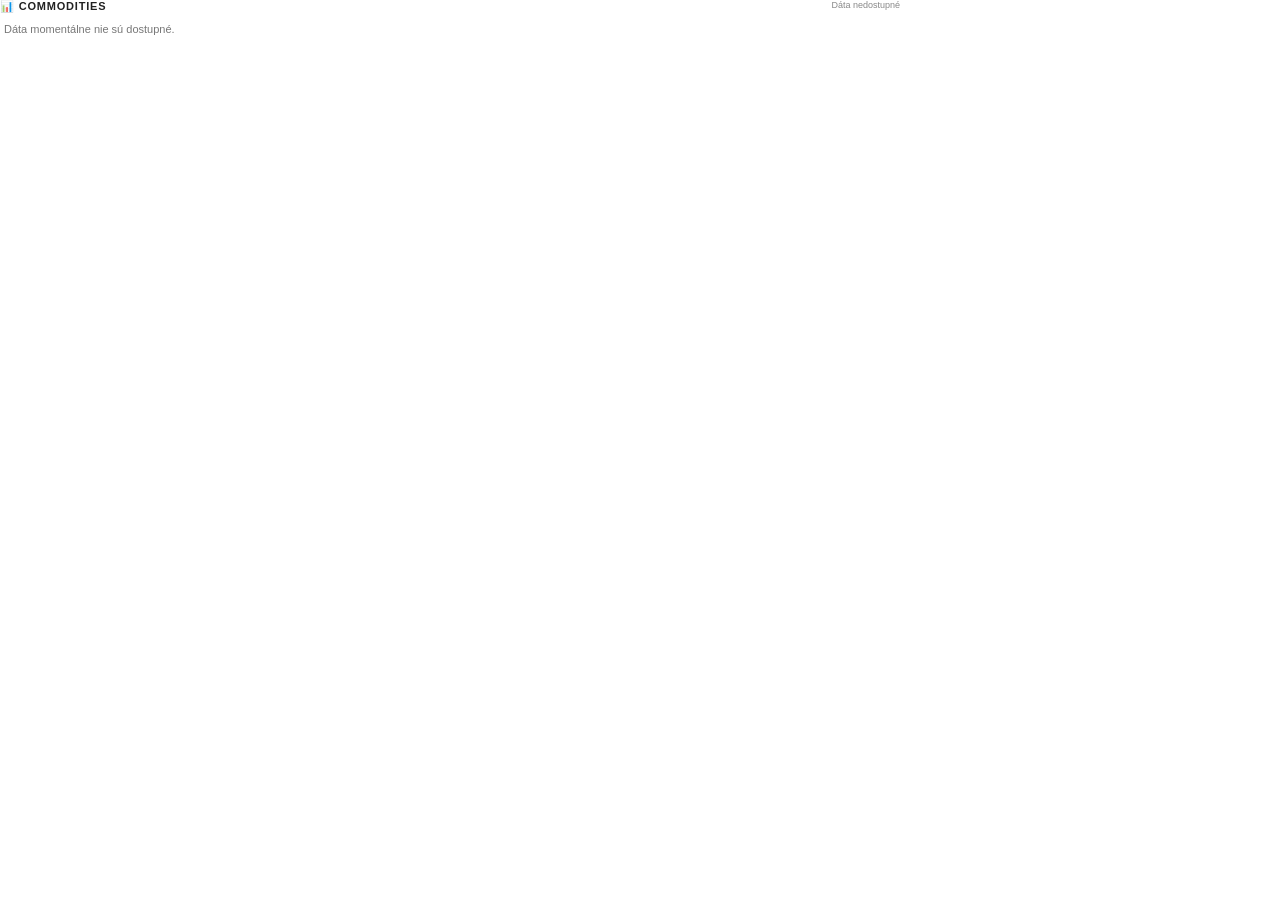
<file: commodities.html>
<!DOCTYPE html>
<html lang="sk">
<head>
<meta charset="UTF-8">
<meta name="viewport" content="width=device-width, initial-scale=1.0">

<title>GAPE Commodities</title>

<style>
html,
body {
    margin:0;
    padding:0;
    background:transparent;
    font-family:Arial, Helvetica, sans-serif;
    color:#222;
}

.commodities-box {
    width:100%;
    max-width:900px;
    box-sizing:border-box;
    padding:0;
}

.title-row {
    display:flex;
    justify-content:space-between;
    align-items:center;
    gap:10px;
    margin-bottom:6px;
}

.title {
    color:#222;
    font-size:11px;
    font-weight:bold;
    letter-spacing:.8px;
    line-height:1.1;
    white-space:nowrap;
}

.updated {
    color:#888;
    font-size:9px;
    line-height:1.1;
    text-align:right;
    white-space:nowrap;
}

.commodities-grid {
    display:grid;
    grid-template-columns:repeat(2,1fr);
    gap:6px 10px;
}

.commodity-row {
    display:flex;
    align-items:center;
    justify-content:space-between;
    gap:8px;
    padding:5px 4px;
    border-bottom:1px solid rgba(100,100,100,.22);
    font-size:11px;
    line-height:1.15;
}

.left {
    display:flex;
    flex:1;
    align-items:center;
    gap:6px;
    min-width:0;
}

.name {
    font-size:11px;
    font-weight:bold;
    white-space:nowrap;
}

.symbol {
    color:#777;
    font-size:10px;
    white-space:nowrap;
}

.price {
    font-size:12px;
    font-weight:bold;
    text-align:right;
    white-space:nowrap;
}

.change {
    width:62px;
    font-size:10.5px;
    font-weight:bold;
    text-align:right;
    white-space:nowrap;
}

.loading,
.error {
    grid-column:1 / -1;
    padding:5px 4px;
    color:#777;
    font-size:11px;
}

.green {
    color:#008000;
}

.red {
    color:#c00000;
}

.neutral {
    color:#777;
}

@media(max-width:600px) {
    .commodity-row {
        gap:5px;
        padding:5px 3px;
        font-size:10px;
    }

    .name {
        font-size:10px;
    }

    .symbol {
        font-size:9px;
    }

    .price {
        font-size:11px;
    }

    .change {
        width:58px;
        font-size:9.5px;
    }

    .updated {
        font-size:8.5px;
    }
}
</style>
</head>

<body>

<div class="commodities-box">

    <div class="title-row">

        <div class="title">
            📊 COMMODITIES
        </div>

        <div id="updated" class="updated">
            Načítavam...
        </div>

    </div>

    <div id="commodities" class="commodities-grid">
        <div class="loading">
            Načítavam dáta...
        </div>
    </div>

</div>

<script>
"use strict";

const commodities = [
    {
        name:"Gold",
        symbol:"GC",
        yahoo:"GC=F",
        unit:"$"
    },
    {
        name:"Silver",
        symbol:"SI",
        yahoo:"SI=F",
        unit:"$"
    },
    {
        name:"Crude Oil",
        symbol:"WTI",
        yahoo:"CL=F",
        unit:"$"
    },
    {
        name:"Natural Gas",
        symbol:"NG",
        yahoo:"NG=F",
        unit:"$"
    },
    {
        name:"Copper",
        symbol:"HG",
        yahoo:"HG=F",
        unit:"$"
    },
    {
        name:"Wheat",
        symbol:"ZW",
        yahoo:"ZW=F",
        unit:"¢"
    },
    {
        name:"Corn",
        symbol:"ZC",
        yahoo:"ZC=F",
        unit:"¢"
    },
    {
        name:"Soybeans",
        symbol:"ZS",
        yahoo:"ZS=F",
        unit:"¢"
    }
];

/*
 * Yahoo Finance nepovoľuje priame volanie z GitHub Pages.
 * Preto sa používajú záložné CORS proxy servery.
 */
const proxyBuilders = [
    function(url) {
        return (
            "https://corsproxy.io/?url=" +
            encodeURIComponent(url)
        );
    },

    function(url) {
        return (
            "https://api.allorigins.win/raw?url=" +
            encodeURIComponent(url)
        );
    },

    function(url) {
        return (
            "https://r.jina.ai/http://" +
            url.replace(/^https?:\/\//, "")
        );
    }
];

function fetchWithTimeout(url, timeout) {
    const controller =
        new AbortController();

    const timer =
        setTimeout(function() {
            controller.abort();
        }, timeout);

    return fetch(url, {
        cache:"no-store",
        signal:controller.signal
    }).finally(function() {
        clearTimeout(timer);
    });
}

async function fetchJsonWithFallback(url) {
    const errors = [];

    for(const buildProxyUrl of proxyBuilders) {
        try {
            const proxyUrl =
                buildProxyUrl(url);

            const response =
                await fetchWithTimeout(
                    proxyUrl,
                    12000
                );

            if(!response.ok) {
                throw new Error(
                    "HTTP " + response.status
                );
            }

            let text =
                await response.text();

            /*
             * Jina pridáva pred JSON textový nadpis.
             * Pred spracovaním ho odstránime.
             */
            if(proxyUrl.includes("r.jina.ai")) {
                const marker =
                    text.indexOf(
                        "Markdown Content:"
                    );

                if(marker !== -1) {
                    text = text
                        .substring(marker + 17)
                        .trim();
                }
            }

            const firstBrace =
                text.indexOf("{");

            if(firstBrace > 0) {
                text =
                    text.substring(firstBrace);
            }

            const data =
                JSON.parse(text);

            if(
                !data ||
                !data.chart ||
                !data.chart.result ||
                !data.chart.result[0]
            ) {
                throw new Error(
                    "Neplatná odpoveď API"
                );
            }

            return data;
        }
        catch(error) {
            errors.push(error.message);
        }
    }

    throw new Error(
        errors.join(" | ")
    );
}

async function loadCommodity(item) {
    const yahooUrl =
        "https://query1.finance.yahoo.com/v8/finance/chart/" +
        encodeURIComponent(item.yahoo) +
        "?range=5d&interval=1d&_=" +
        Date.now();

    const data =
        await fetchJsonWithFallback(
            yahooUrl
        );

    const result =
        data.chart.result[0];

    const meta =
        result.meta;

    if(
        !meta ||
        meta.symbol !== item.yahoo
    ) {
        throw new Error(
            "Neplatné dáta pre " +
            item.yahoo
        );
    }

    let price =
        Number(meta.regularMarketPrice);

    let previousClose =
        Number(meta.chartPreviousClose);

    const quote =
        result.indicators &&
        result.indicators.quote &&
        result.indicators.quote[0];

    /*
     * Ak hlavná cena chýba, použijeme
     * poslednú platnú zatváraciu cenu.
     */
    if(
        !Number.isFinite(price) &&
        quote &&
        quote.close
    ) {
        for(
            let i = quote.close.length - 1;
            i >= 0;
            i--
        ) {
            const close =
                Number(quote.close[i]);

            if(Number.isFinite(close)) {
                price = close;
                break;
            }
        }
    }

    if(!Number.isFinite(price)) {
        throw new Error(
            "Neplatná cena pre " +
            item.yahoo
        );
    }

    /*
     * Ak predchádzajúca cena chýba,
     * použijeme predposlednú dennú cenu.
     */
    if(
        (
            !Number.isFinite(previousClose) ||
            previousClose === 0
        ) &&
        quote &&
        quote.close
    ) {
        const validCloses =
            quote.close
                .map(Number)
                .filter(Number.isFinite);

        if(validCloses.length >= 2) {
            previousClose =
                validCloses[
                    validCloses.length - 2
                ];
        }
    }

    let changePercent = null;

    if(
        Number.isFinite(previousClose) &&
        previousClose !== 0
    ) {
        changePercent =
            (
                (price - previousClose) /
                previousClose
            ) * 100;
    }

    return {
        name:item.name,
        symbol:item.symbol,
        yahoo:item.yahoo,
        unit:item.unit,
        price:price,
        changePercent:changePercent
    };
}

async function loadCommodities() {
    const container =
        document.getElementById(
            "commodities"
        );

    const updated =
        document.getElementById(
            "updated"
        );

    updated.textContent =
        "Aktualizujem...";

    try {
        const results =
            await Promise.allSettled(
                commodities.map(
                    function(item) {
                        return loadCommodity(
                            item
                        );
                    }
                )
            );

        /*
         * Zachováme pôvodné poradie položiek.
         */
        const html =
            results.map(
                function(result, index) {
                    if(
                        result.status ===
                        "fulfilled"
                    ) {
                        return renderCommodity(
                            result.value
                        );
                    }

                    return renderMissingCommodity(
                        commodities[index]
                    );
                }
            ).join("");

        const successfulCount =
            results.filter(
                function(result) {
                    return (
                        result.status ===
                        "fulfilled"
                    );
                }
            ).length;

        if(successfulCount === 0) {
            container.innerHTML = `
                <div class="error">
                    Dáta momentálne nie sú dostupné.
                </div>
            `;

            updated.textContent =
                "Dáta nedostupné";

            return;
        }

        container.innerHTML = html;

        updated.textContent =
            "Aktualizované: " +
            new Date().toLocaleTimeString(
                "sk-SK",
                {
                    hour:"2-digit",
                    minute:"2-digit"
                }
            );
    }
    catch(error) {
        console.error(
            "Commodities chyba:",
            error
        );

        container.innerHTML = `
            <div class="error">
                Dáta momentálne nie sú dostupné.
            </div>
        `;

        updated.textContent =
            "Dáta nedostupné";
    }
}

function renderCommodity(item) {
    let colorClass = "neutral";
    let arrow = "•";
    let changeText = "N/A";

    if(
        Number.isFinite(
            item.changePercent
        )
    ) {
        changeText =
            Math.abs(
                item.changePercent
            ).toFixed(2) + "%";

        if(item.changePercent > 0) {
            colorClass = "green";
            arrow = "▲";
        }
        else if(item.changePercent < 0) {
            colorClass = "red";
            arrow = "▼";
        }
    }

    return `
        <div class="commodity-row">

            <div class="left">
                <span class="name">
                    ${item.name}
                </span>

                <span class="symbol">
                    (${item.symbol})
                </span>
            </div>

            <div class="price">
                ${formatPrice(
                    item.price,
                    item.unit
                )}
            </div>

            <div class="change ${colorClass}">
                ${arrow} ${changeText}
            </div>

        </div>
    `;
}

function renderMissingCommodity(item) {
    return `
        <div class="commodity-row">

            <div class="left">
                <span class="name">
                    ${item.name}
                </span>

                <span class="symbol">
                    (${item.symbol})
                </span>
            </div>

            <div class="price neutral">
                N/A
            </div>

            <div class="change neutral">
                N/A
            </div>

        </div>
    `;
}

function formatPrice(value, unit) {
    if(!Number.isFinite(value)) {
        return "N/A";
    }

    const formatted =
        value.toLocaleString(
            "en-US",
            {
                minimumFractionDigits:2,
                maximumFractionDigits:3
            }
        );

    /*
     * Obilniny Yahoo uvádza v centoch za bušel.
     */
    if(unit === "¢") {
        return formatted + "¢";
    }

    return "$" + formatted;
}

loadCommodities();

/*
 * Automatická aktualizácia každých 5 minút.
 */
setInterval(
    loadCommodities,
    5 * 60 * 1000
);
</script>

</body>
</html>
</file>
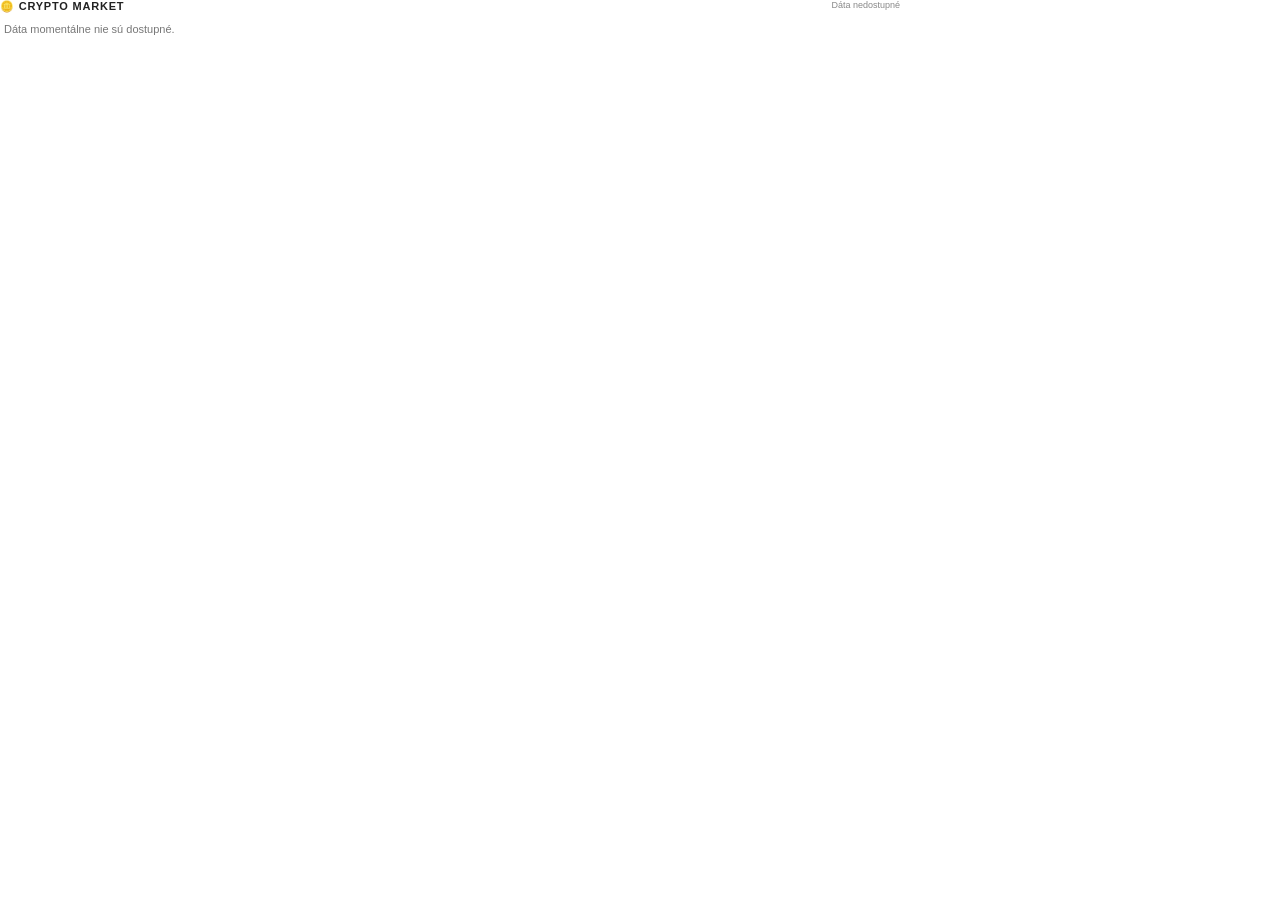
<file: crypto.html>
<!DOCTYPE html>
<html lang="sk">
<head>
<meta charset="UTF-8">
<meta name="viewport" content="width=device-width, initial-scale=1.0">

<title>GAPE Crypto Market</title>

<style>
html, body{
    margin:0;
    padding:0;
    background:transparent;
    font-family:Arial, Helvetica, sans-serif;
    color:#222;
}

.crypto-box{
    width:100%;
    max-width:900px;
    box-sizing:border-box;
    padding:0;
}

.title-row{
    display:flex;
    justify-content:space-between;
    align-items:center;
    gap:10px;
    margin-bottom:6px;
}

.title{
    font-size:11px;
    font-weight:bold;
    letter-spacing:.8px;
    line-height:1.1;
    color:#222;
    white-space:nowrap;
}

.updated{
    font-size:9px;
    color:#888;
    line-height:1.1;
    text-align:right;
    white-space:nowrap;
}

.crypto-grid{
    display:grid;
    grid-template-columns:repeat(2,1fr);
    gap:6px 10px;
}

.crypto-row{
    display:flex;
    justify-content:space-between;
    align-items:center;
    gap:8px;
    padding:5px 4px;
    border-bottom:1px solid rgba(100,100,100,.22);
    font-size:11px;
    line-height:1.15;
}

.left{
    display:flex;
    align-items:center;
    gap:6px;
    flex:1;
    min-width:0;
}

.name{
    font-size:11px;
    font-weight:bold;
    white-space:nowrap;
}

.symbol{
    font-size:10px;
    color:#777;
    white-space:nowrap;
}

.price{
    font-size:12px;
    font-weight:bold;
    white-space:nowrap;
    text-align:right;
}

.change{
    width:62px;
    text-align:right;
    font-size:10.5px;
    font-weight:bold;
    white-space:nowrap;
}

.loading,
.error{
    grid-column:1 / -1;
    padding:5px 4px;
    font-size:11px;
    color:#777;
}

.green{
    color:#008000;
}

.red{
    color:#c00000;
}

.neutral{
    color:#777;
}

@media(max-width:600px){
    .crypto-row{
        font-size:10px;
    }

    .name{
        font-size:10px;
    }

    .symbol{
        font-size:9px;
    }

    .price{
        font-size:11px;
    }

    .change{
        width:58px;
        font-size:9.5px;
    }

    .updated{
        font-size:8.5px;
    }
}
</style>
</head>

<body>

<div class="crypto-box">

    <div class="title-row">

        <div class="title">
            🪙 CRYPTO MARKET
        </div>

        <div id="updated" class="updated">
            Načítavam...
        </div>

    </div>

    <div id="crypto" class="crypto-grid">
        <div class="loading">
            Načítavam dáta...
        </div>
    </div>

</div>

<script>
"use strict";

const coins = [
    {
        id:"bitcoin",
        name:"Bitcoin",
        symbol:"BTC"
    },
    {
        id:"ethereum",
        name:"Ethereum",
        symbol:"ETH"
    },
    {
        id:"ripple",
        name:"XRP",
        symbol:"XRP"
    },
    {
        id:"solana",
        name:"Solana",
        symbol:"SOL"
    },
    {
        id:"binancecoin",
        name:"BNB",
        symbol:"BNB"
    },
    {
        id:"cardano",
        name:"Cardano",
        symbol:"ADA"
    },
    {
        id:"dogecoin",
        name:"Dogecoin",
        symbol:"DOGE"
    },
    {
        id:"avalanche-2",
        name:"Avalanche",
        symbol:"AVAX"
    },
    {
        id:"chainlink",
        name:"Chainlink",
        symbol:"LINK"
    },
    {
        id:"polkadot",
        name:"Polkadot",
        symbol:"DOT"
    }
];

async function loadCrypto(){
    const cryptoElement =
        document.getElementById("crypto");

    const updatedElement =
        document.getElementById("updated");

    updatedElement.textContent =
        "Aktualizujem...";

    const ids =
        coins.map(function(coin){
            return coin.id;
        }).join(",");

    const url =
        "https://api.coingecko.com/api/v3/simple/price" +
        "?ids=" + encodeURIComponent(ids) +
        "&vs_currencies=usd" +
        "&include_24hr_change=true" +
        "&_=" + Date.now();

    try{
        const response = await fetch(url, {
            cache:"no-store"
        });

        if(!response.ok){
            throw new Error(
                "CoinGecko HTTP chyba: " +
                response.status
            );
        }

        const data =
            await response.json();

        let html = "";

        coins.forEach(function(coinInfo){
            const coin =
                data[coinInfo.id];

            if(
                !coin ||
                !Number.isFinite(Number(coin.usd))
            ){
                html += renderMissingCoin(coinInfo);
                return;
            }

            const price =
                Number(coin.usd);

            const change =
                Number(coin.usd_24h_change);

            let colorClass = "neutral";
            let arrow = "•";
            let changeText = "N/A";

            if(Number.isFinite(change)){
                changeText =
                    Math.abs(change).toFixed(2) +
                    "%";

                if(change > 0){
                    colorClass = "green";
                    arrow = "▲";
                }
                else if(change < 0){
                    colorClass = "red";
                    arrow = "▼";
                }
            }

            html += `
                <div class="crypto-row">

                    <div class="left">
                        <span class="name">
                            ${coinInfo.name}
                        </span>

                        <span class="symbol">
                            (${coinInfo.symbol})
                        </span>
                    </div>

                    <div class="price">
                        $${formatPrice(price)}
                    </div>

                    <div class="change ${colorClass}">
                        ${arrow} ${changeText}
                    </div>

                </div>
            `;
        });

        if(!html){
            throw new Error(
                "CoinGecko neposlalo žiadne údaje"
            );
        }

        cryptoElement.innerHTML = html;

        updatedElement.textContent =
            "Aktualizované: " +
            new Date().toLocaleTimeString(
                "sk-SK",
                {
                    hour:"2-digit",
                    minute:"2-digit"
                }
            );
    }
    catch(error){
        console.error(
            "Crypto widget chyba:",
            error
        );

        cryptoElement.innerHTML = `
            <div class="error">
                Dáta momentálne nie sú dostupné.
            </div>
        `;

        updatedElement.textContent =
            "Dáta nedostupné";
    }
}

function renderMissingCoin(coin){
    return `
        <div class="crypto-row">

            <div class="left">
                <span class="name">
                    ${coin.name}
                </span>

                <span class="symbol">
                    (${coin.symbol})
                </span>
            </div>

            <div class="price neutral">
                N/A
            </div>

            <div class="change neutral">
                N/A
            </div>

        </div>
    `;
}

function formatPrice(value){
    if(!Number.isFinite(value)){
        return "N/A";
    }

    if(value >= 1000){
        return value.toLocaleString(
            "en-US",
            {
                minimumFractionDigits:2,
                maximumFractionDigits:2
            }
        );
    }

    if(value >= 1){
        return value.toLocaleString(
            "en-US",
            {
                minimumFractionDigits:2,
                maximumFractionDigits:4
            }
        );
    }

    return value.toLocaleString(
        "en-US",
        {
            minimumFractionDigits:4,
            maximumFractionDigits:6
        }
    );
}

loadCrypto();

setInterval(
    loadCrypto,
    60000
);
</script>

</body>
</html>
</file>
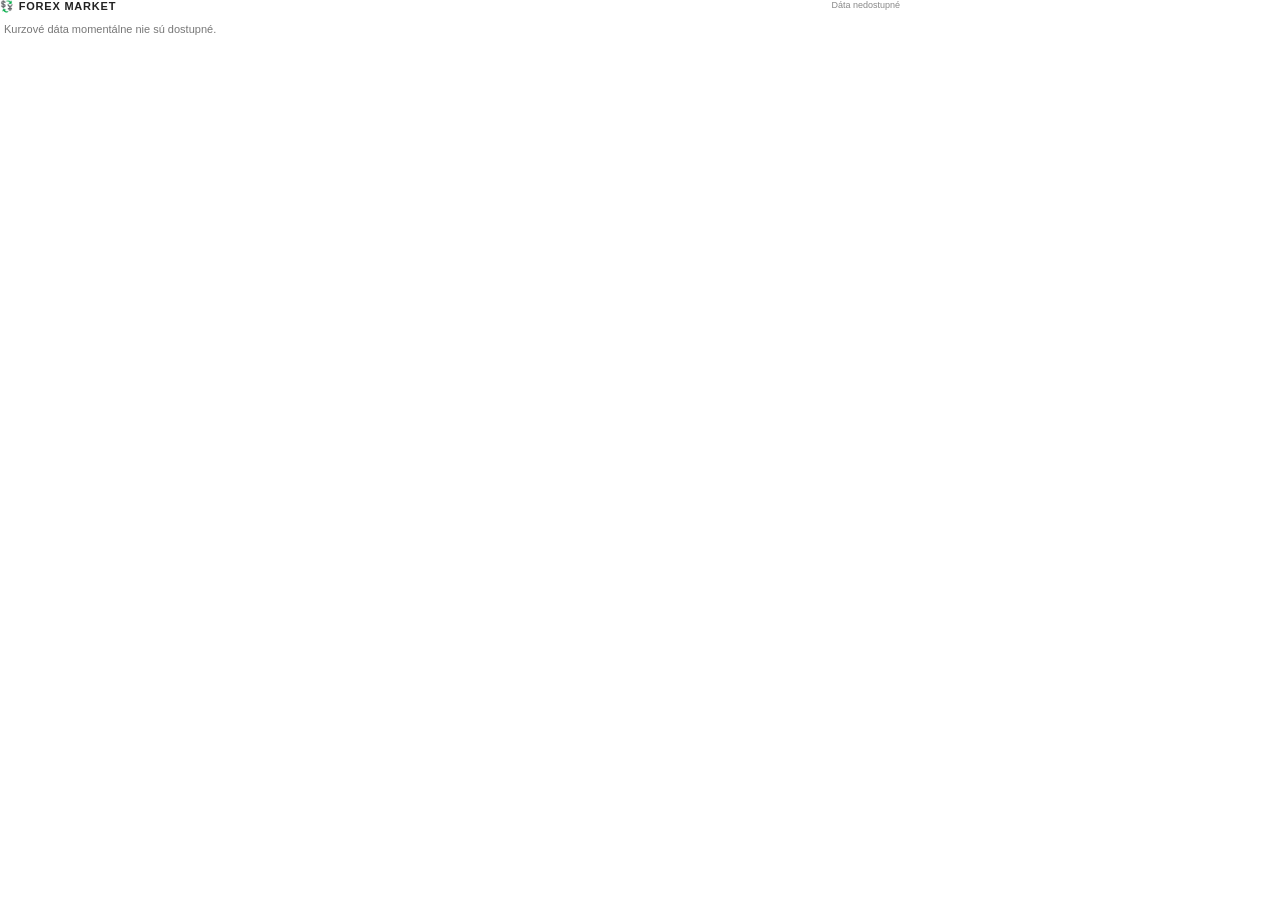
<file: forex.html>
<!DOCTYPE html>
<html lang="sk">
<head>
  <meta charset="UTF-8">
  <meta name="viewport" content="width=device-width, initial-scale=1.0">

  <title>GAPE Forex Market</title>

  <style>
    html,
    body {
      margin: 0;
      padding: 0;
      background: transparent;
      font-family: Arial, Helvetica, sans-serif;
      color: #222;
    }

    .forex-box {
      width: 100%;
      max-width: 900px;
      box-sizing: border-box;
      padding: 0;
    }

    .title-row {
      display: flex;
      align-items: center;
      justify-content: space-between;
      gap: 10px;
      margin-bottom: 6px;
    }

    .title {
      color: #222;
      font-size: 11px;
      font-weight: bold;
      letter-spacing: 0.8px;
      line-height: 1.1;
      white-space: nowrap;
    }

    .updated {
      color: #888;
      font-size: 9px;
      line-height: 1.1;
      text-align: right;
      white-space: nowrap;
    }

    .forex-grid {
      display: grid;
      grid-template-columns: repeat(2, 1fr);
      gap: 6px 10px;
    }

    .forex-row {
      display: flex;
      align-items: center;
      justify-content: space-between;
      gap: 8px;
      padding: 5px 4px;
      border-bottom: 1px solid rgba(100, 100, 100, 0.22);
      font-size: 11px;
      line-height: 1.15;
    }

    .left {
      display: flex;
      flex: 1;
      align-items: center;
      gap: 6px;
      min-width: 0;
    }

    .name {
      font-size: 11px;
      font-weight: bold;
      white-space: nowrap;
    }

    .symbol {
      color: #777;
      font-size: 10px;
      white-space: nowrap;
    }

    .price {
      min-width: 65px;
      font-size: 12px;
      font-weight: bold;
      text-align: right;
      white-space: nowrap;
    }

    .change {
      width: 62px;
      font-size: 10.5px;
      font-weight: bold;
      text-align: right;
      white-space: nowrap;
    }

    .loading,
    .error {
      grid-column: 1 / -1;
      padding: 5px 4px;
      color: #777;
      font-size: 11px;
    }

    .green {
      color: #008000;
    }

    .red {
      color: #c00000;
    }

    .neutral {
      color: #777;
    }

    @media (max-width: 600px) {
      .forex-grid {
        gap: 6px 8px;
      }

      .forex-row {
        gap: 5px;
        padding: 5px 3px;
      }

      .name {
        font-size: 10px;
      }

      .symbol {
        font-size: 9px;
      }

      .price {
        min-width: 52px;
        font-size: 11px;
      }

      .change {
        width: 54px;
        font-size: 9.5px;
      }

      .updated {
        font-size: 8.5px;
      }
    }

    @media (max-width: 430px) {
      .symbol {
        display: none;
      }

      .forex-row {
        gap: 4px;
      }

      .price {
        min-width: 48px;
      }

      .change {
        width: 51px;
      }
    }
  </style>
</head>

<body>

  <div class="forex-box">

    <div class="title-row">

      <div class="title">
        💱 FOREX MARKET
      </div>

      <div id="updated" class="updated">
        Načítavam...
      </div>

    </div>

    <div id="forex" class="forex-grid">

      <div class="loading">
        Načítavam aktuálne kurzy...
      </div>

    </div>

  </div>

  <script>
    "use strict";

    const currencyPairs = [
      {
        name: "EUR/USD",
        symbol: "EURUSD",
        yahoo: "EURUSD=X",
        decimals: 4
      },
      {
        name: "GBP/USD",
        symbol: "GBPUSD",
        yahoo: "GBPUSD=X",
        decimals: 4
      },
      {
        name: "USD/JPY",
        symbol: "USDJPY",
        yahoo: "JPY=X",
        decimals: 2
      },
      {
        name: "USD/CHF",
        symbol: "USDCHF",
        yahoo: "CHF=X",
        decimals: 4
      },
      {
        name: "AUD/USD",
        symbol: "AUDUSD",
        yahoo: "AUDUSD=X",
        decimals: 4
      },
      {
        name: "USD/CAD",
        symbol: "USDCAD",
        yahoo: "CAD=X",
        decimals: 4
      },
      {
        name: "EUR/GBP",
        symbol: "EURGBP",
        yahoo: "EURGBP=X",
        decimals: 4
      },
      {
        name: "EUR/JPY",
        symbol: "EURJPY",
        yahoo: "EURJPY=X",
        decimals: 2
      }
    ];

    /*
     * Yahoo Finance blokuje priame požiadavky z GitHub Pages.
     * Preto použijeme niekoľko záložných CORS proxy serverov.
     */
    const proxyBuilders = [
      function (url) {
        return (
          "https://corsproxy.io/?url=" +
          encodeURIComponent(url)
        );
      },

      function (url) {
        return (
          "https://api.allorigins.win/raw?url=" +
          encodeURIComponent(url)
        );
      },

      function (url) {
        return (
          "https://r.jina.ai/http://" +
          url.replace(/^https?:\/\//, "")
        );
      }
    ];

    function fetchWithTimeout(url, timeout) {
      const controller = new AbortController();

      const timer = setTimeout(function () {
        controller.abort();
      }, timeout);

      return fetch(url, {
        cache: "no-store",
        signal: controller.signal
      }).finally(function () {
        clearTimeout(timer);
      });
    }

    async function fetchJsonWithFallback(url) {
      const errors = [];

      for (const buildProxyUrl of proxyBuilders) {
        try {
          const proxyUrl = buildProxyUrl(url);

          const response = await fetchWithTimeout(
            proxyUrl,
            12000
          );

          if (!response.ok) {
            throw new Error(
              "HTTP " + response.status
            );
          }

          let text = await response.text();

          /*
           * Jina pridáva pred JSON textový nadpis.
           * Pred spracovaním ho odstránime.
           */
          if (proxyUrl.includes("r.jina.ai")) {
            const marker =
              text.indexOf("Markdown Content:");

            if (marker !== -1) {
              text = text
                .substring(marker + 17)
                .trim();
            }
          }

          const firstBrace = text.indexOf("{");

          if (firstBrace > 0) {
            text = text.substring(firstBrace);
          }

          const data = JSON.parse(text);

          if (
            !data ||
            !data.chart ||
            !data.chart.result ||
            !data.chart.result[0]
          ) {
            throw new Error(
              "API vrátilo neplatné dáta"
            );
          }

          return data;
        } catch (error) {
          errors.push(error.message);
        }
      }

      throw new Error(
        errors.join(" | ")
      );
    }

    async function loadCurrencyPair(pair) {
      const yahooUrl =
        "https://query1.finance.yahoo.com/v8/finance/chart/" +
        encodeURIComponent(pair.yahoo) +
        "?range=5d&interval=1d&_=" +
        Date.now();

      const data =
        await fetchJsonWithFallback(yahooUrl);

      const result =
        data.chart.result[0];

      const meta =
        result.meta;

      if (
        !meta ||
        meta.symbol !== pair.yahoo
      ) {
        throw new Error(
          "Nesprávne dáta pre " + pair.yahoo
        );
      }

      let currentPrice =
        Number(meta.regularMarketPrice);

      let previousClose =
        Number(meta.chartPreviousClose);

      const quote =
        result.indicators &&
        result.indicators.quote &&
        result.indicators.quote[0];

      /*
       * Záloha, ak regularMarketPrice nie je dostupná.
       */
      if (
        !Number.isFinite(currentPrice) &&
        quote &&
        quote.close
      ) {
        for (
          let i = quote.close.length - 1;
          i >= 0;
          i--
        ) {
          const close =
            Number(quote.close[i]);

          if (Number.isFinite(close)) {
            currentPrice = close;
            break;
          }
        }
      }

      /*
       * Záloha pre predchádzajúcu zatváraciu cenu.
       */
      if (
        (
          !Number.isFinite(previousClose) ||
          previousClose === 0
        ) &&
        quote &&
        quote.close
      ) {
        const validCloses =
          quote.close
            .map(Number)
            .filter(Number.isFinite);

        if (validCloses.length >= 2) {
          previousClose =
            validCloses[
              validCloses.length - 2
            ];
        }
      }

      if (!Number.isFinite(currentPrice)) {
        throw new Error(
          "Cena nie je dostupná pre " +
          pair.yahoo
        );
      }

      let changePercent = null;

      if (
        Number.isFinite(previousClose) &&
        previousClose !== 0
      ) {
        changePercent =
          (
            (currentPrice - previousClose) /
            previousClose
          ) * 100;
      }

      return {
        name: pair.name,
        symbol: pair.symbol,
        yahoo: pair.yahoo,
        decimals: pair.decimals,
        price: currentPrice,
        previousClose: previousClose,
        changePercent: changePercent
      };
    }

    function renderCurrencyPair(pair) {
      let colorClass = "neutral";
      let arrow = "•";
      let changeText = "N/A";

      if (
        Number.isFinite(pair.changePercent)
      ) {
        changeText =
          Math.abs(
            pair.changePercent
          ).toFixed(2) + "%";

        if (pair.changePercent > 0) {
          colorClass = "green";
          arrow = "▲";
        } else if (
          pair.changePercent < 0
        ) {
          colorClass = "red";
          arrow = "▼";
        }
      }

      return `
        <div class="forex-row">

          <div class="left">
            <span class="name">
              ${pair.name}
            </span>

            <span class="symbol">
              (${pair.symbol})
            </span>
          </div>

          <div class="price">
            ${pair.price.toFixed(pair.decimals)}
          </div>

          <div class="change ${colorClass}">
            ${arrow} ${changeText}
          </div>

        </div>
      `;
    }

    function renderMissingPair(pair) {
      return `
        <div class="forex-row">

          <div class="left">
            <span class="name">
              ${pair.name}
            </span>

            <span class="symbol">
              (${pair.symbol})
            </span>
          </div>

          <div class="price neutral">
            N/A
          </div>

          <div class="change neutral">
            N/A
          </div>

        </div>
      `;
    }

    async function loadForex() {
      const forexContainer =
        document.getElementById("forex");

      const updatedElement =
        document.getElementById("updated");

      updatedElement.textContent =
        "Aktualizujem...";

      try {
        const results =
          await Promise.allSettled(
            currencyPairs.map(function (pair) {
              return loadCurrencyPair(pair);
            })
          );

        const loadedPairs =
          results
            .filter(function (result) {
              return result.status === "fulfilled";
            })
            .map(function (result) {
              return result.value;
            });

        if (loadedPairs.length === 0) {
          forexContainer.innerHTML = `
            <div class="error">
              Kurzové dáta momentálne nie sú dostupné.
            </div>
          `;

          updatedElement.textContent =
            "Dáta nedostupné";

          return;
        }

        const loadedSymbols =
          new Set(
            loadedPairs.map(function (pair) {
              return pair.yahoo;
            })
          );

        let html =
          loadedPairs
            .map(renderCurrencyPair)
            .join("");

        /*
         * Neúspešne načítané páry zobrazíme ako N/A.
         */
        html +=
          currencyPairs
            .filter(function (pair) {
              return !loadedSymbols.has(
                pair.yahoo
              );
            })
            .map(renderMissingPair)
            .join("");

        forexContainer.innerHTML = html;

        updatedElement.textContent =
          "Aktualizované: " +
          new Date().toLocaleTimeString(
            "sk-SK",
            {
              hour: "2-digit",
              minute: "2-digit"
            }
          );
      } catch (error) {
        console.error(
          "Forex widget chyba:",
          error
        );

        forexContainer.innerHTML = `
          <div class="error">
            Kurzové dáta momentálne nie sú dostupné.
          </div>
        `;

        updatedElement.textContent =
          "Dáta nedostupné";
      }
    }

    loadForex();

    /*
     * Aktualizácia každých 5 minút.
     */
    setInterval(
      loadForex,
      5 * 60 * 1000
    );
  </script>

</body>
</html>
</file>
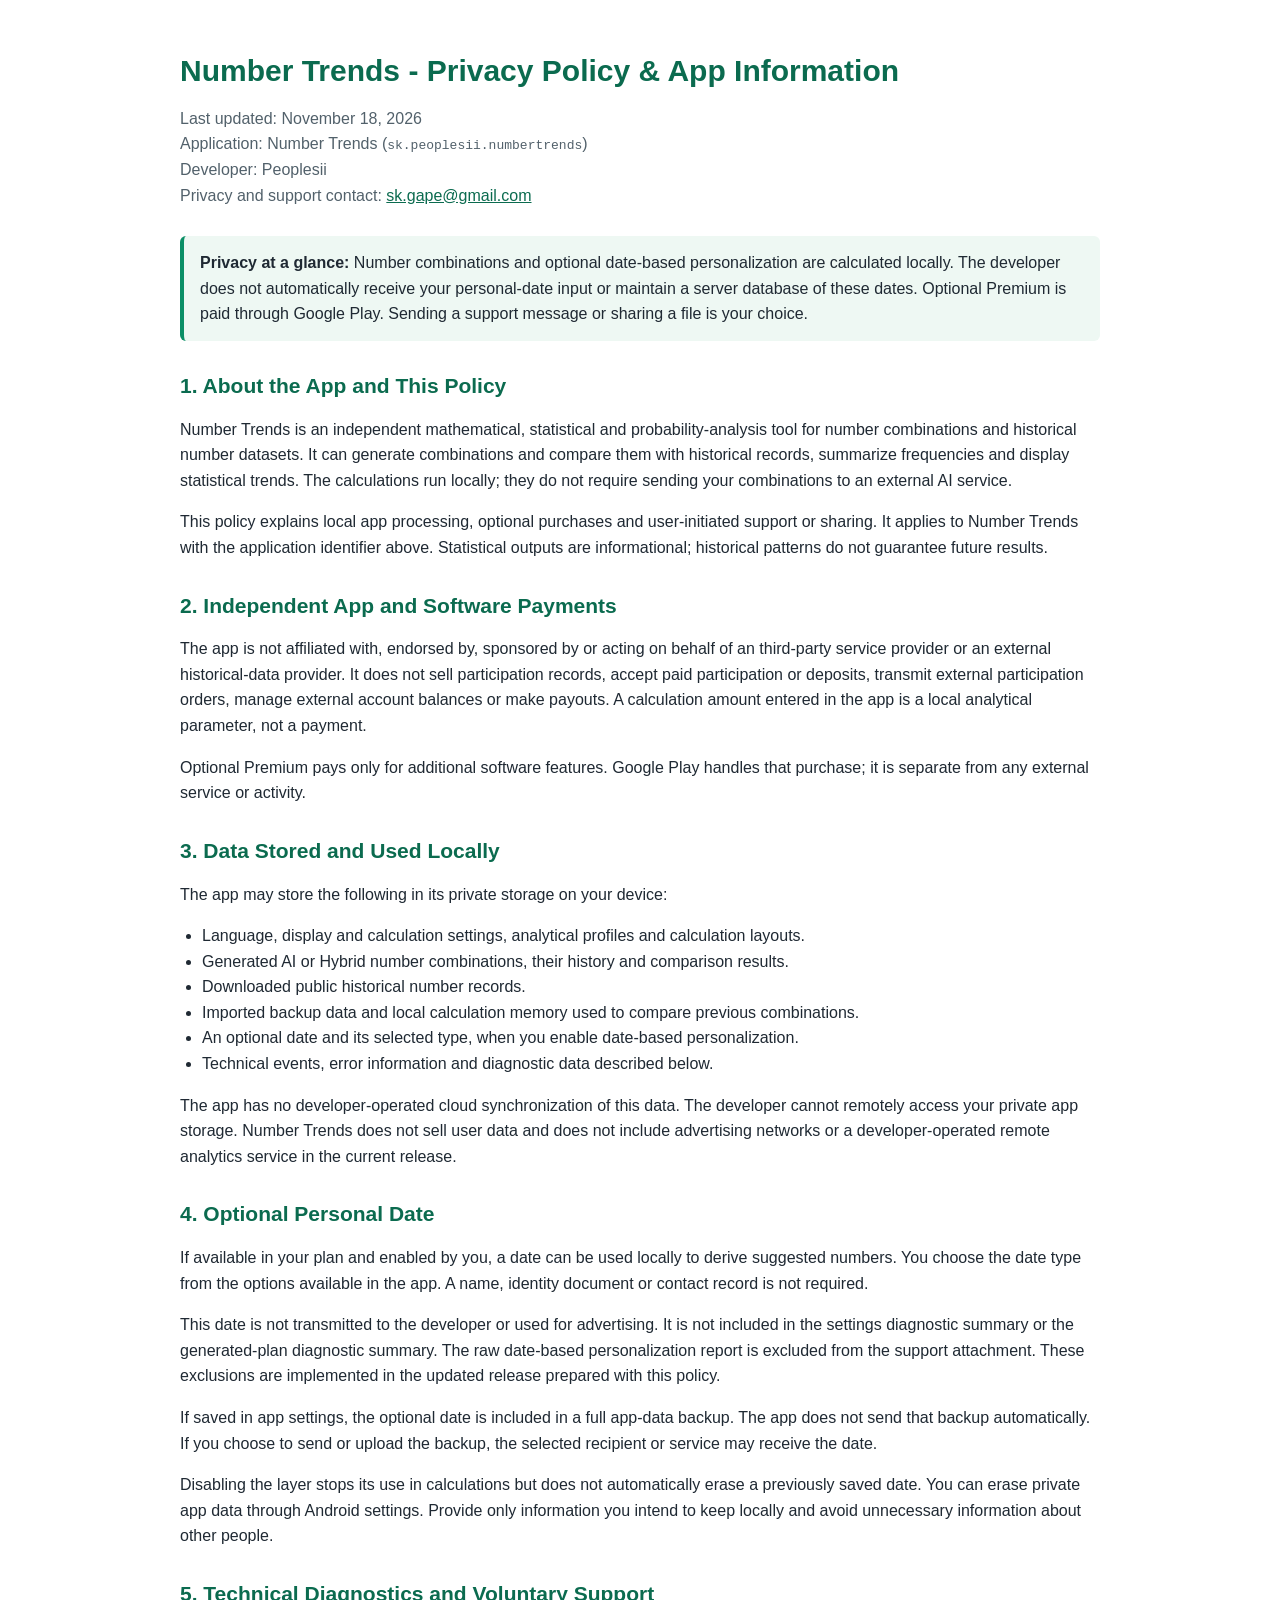
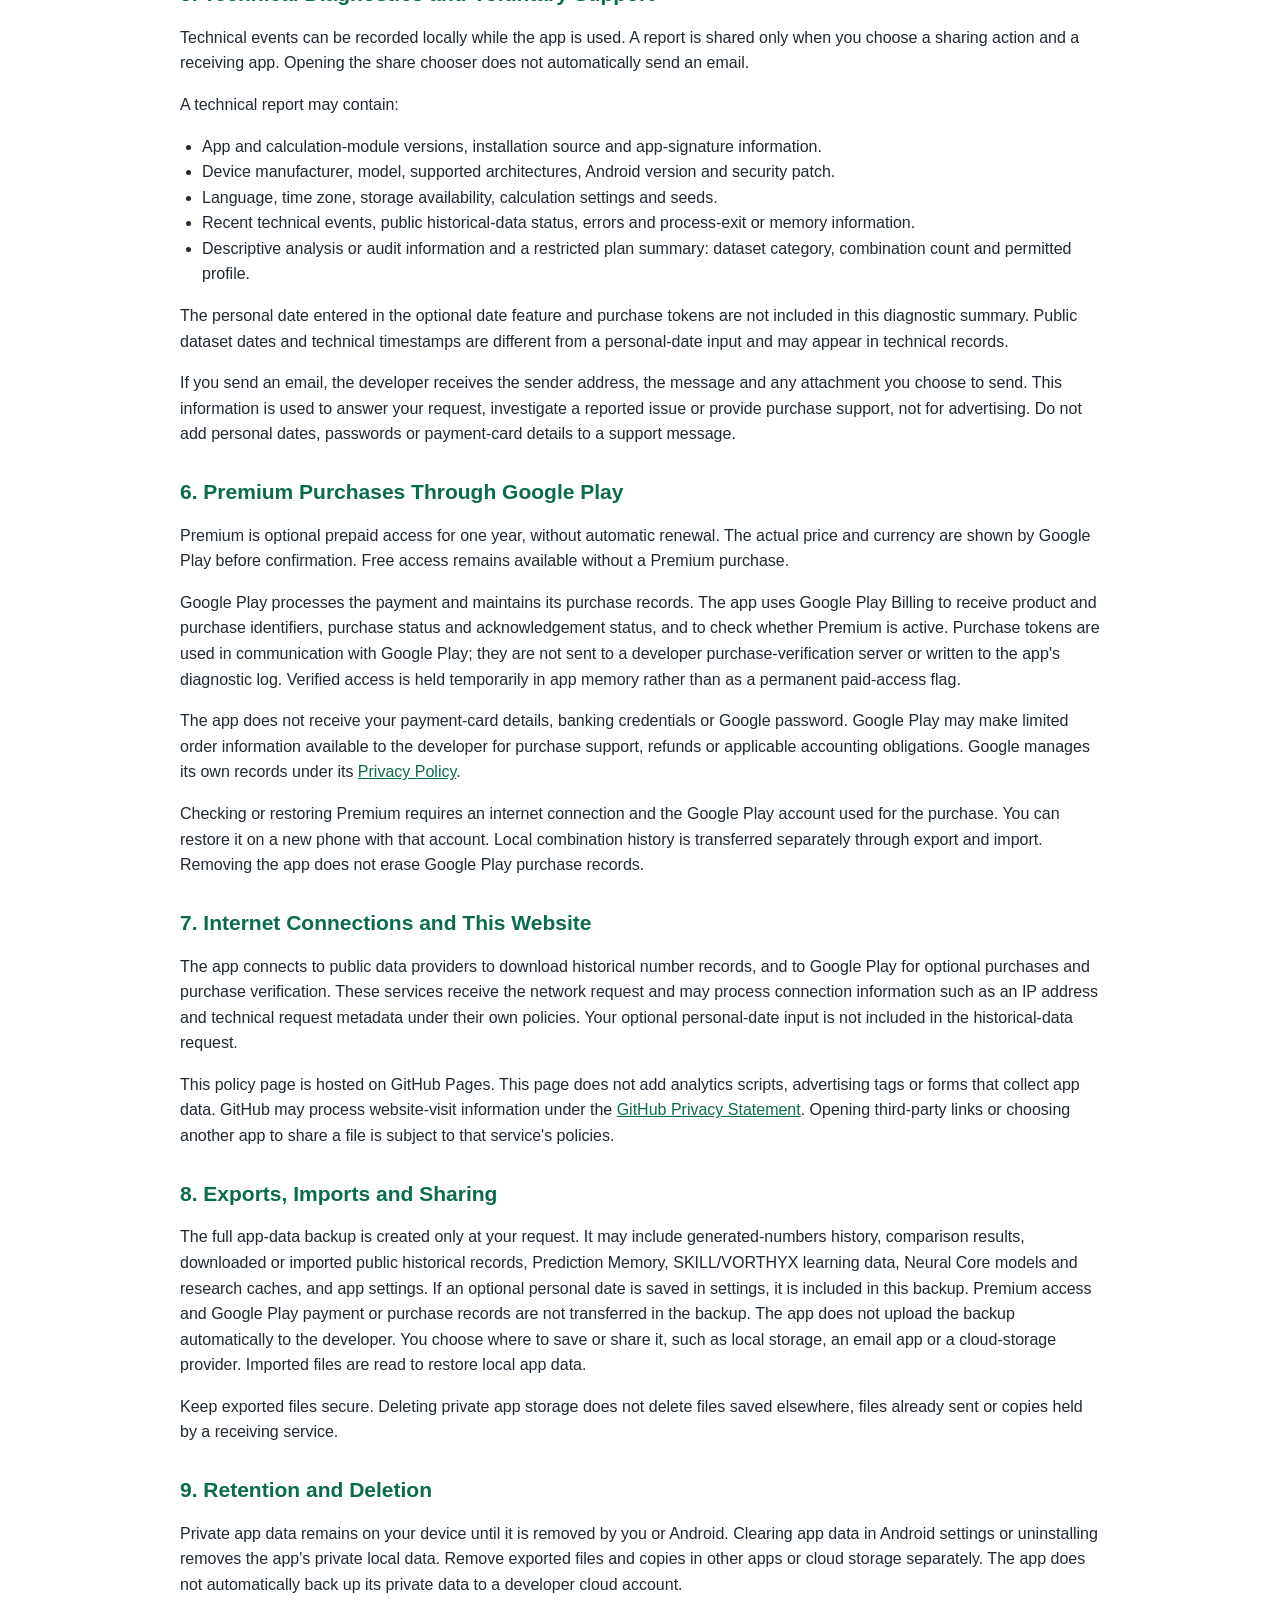
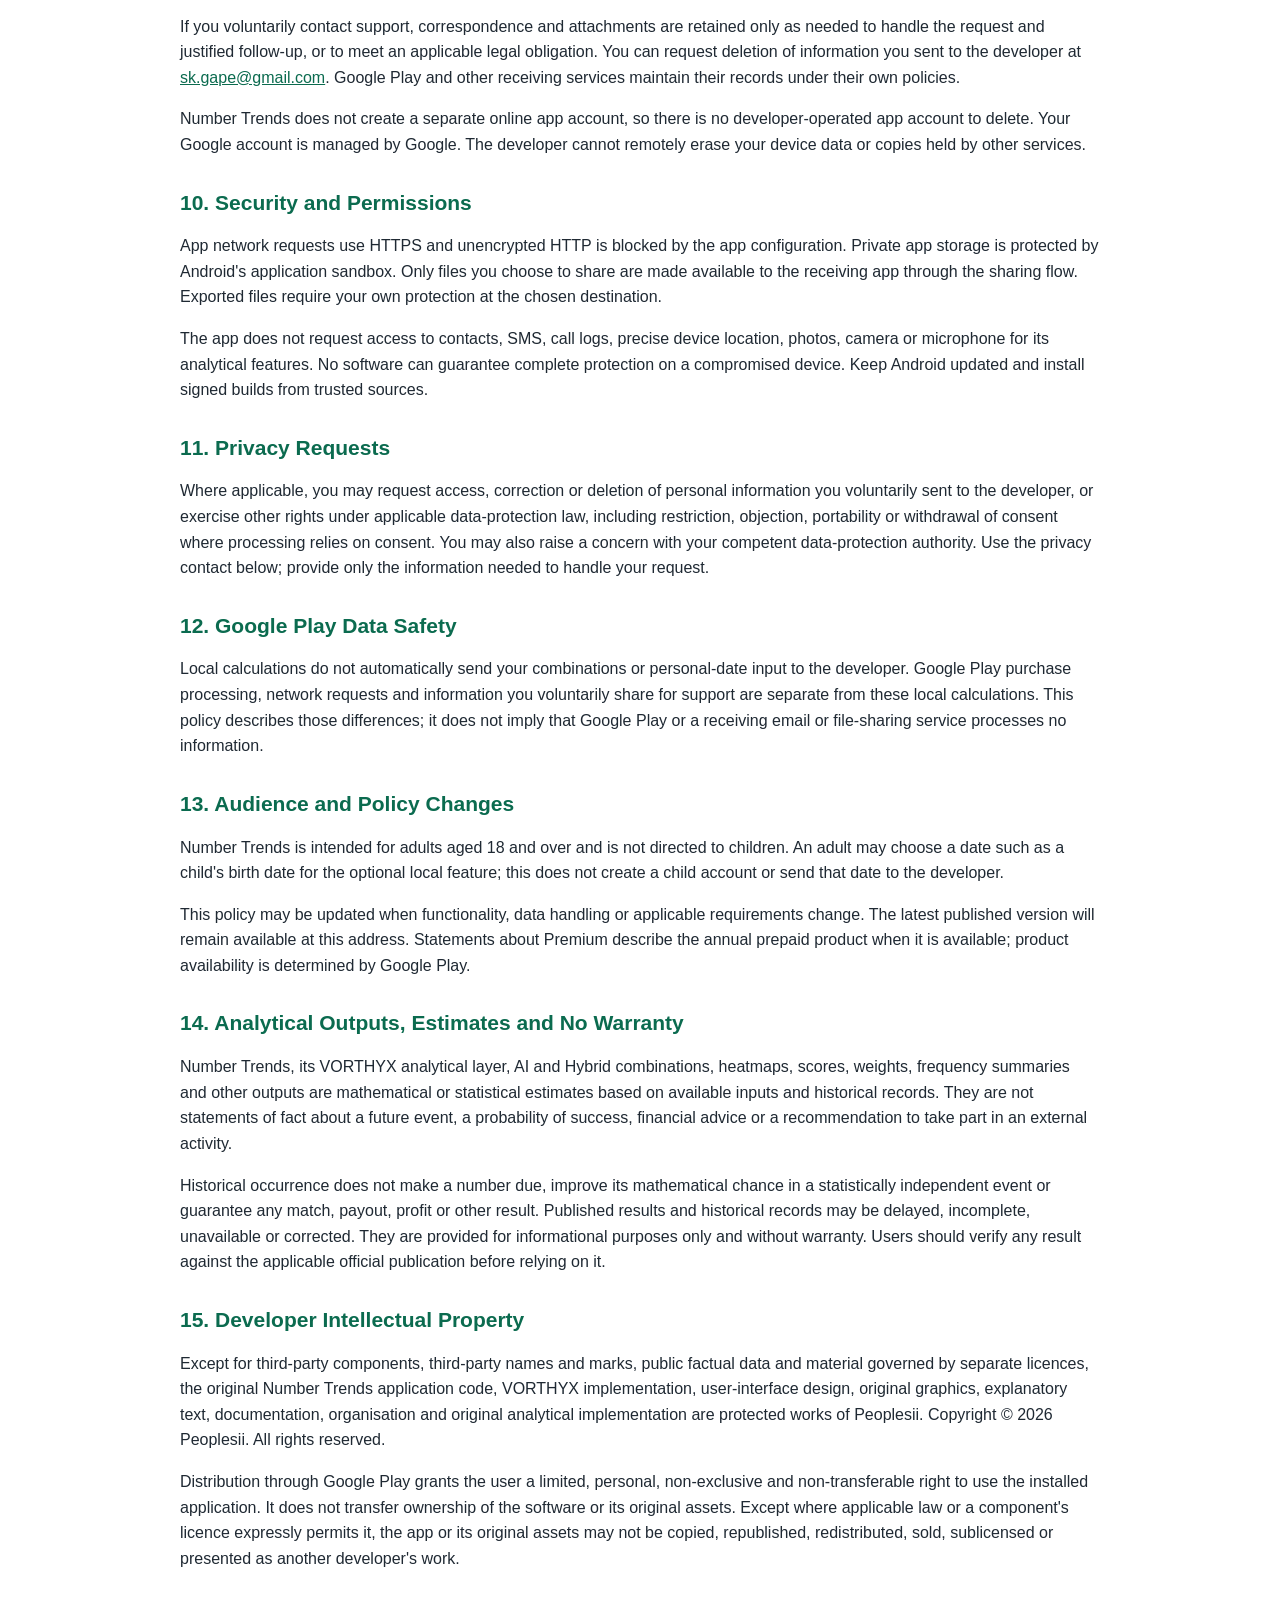
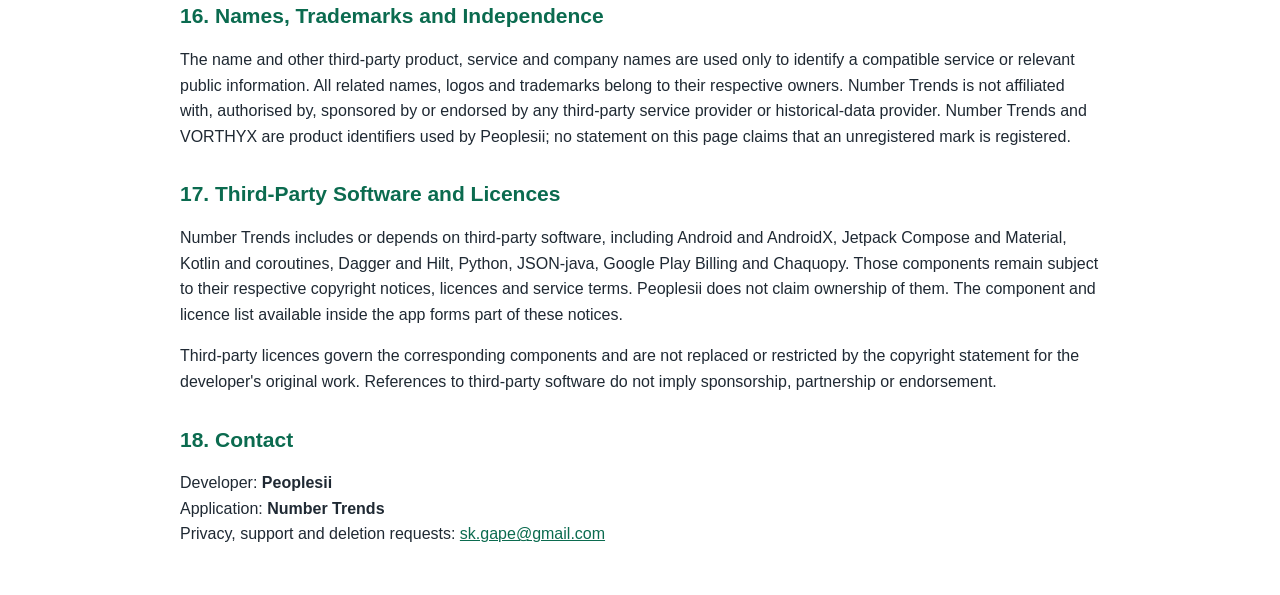
<file: number-trends-privacy.html>
<!doctype html>
<html lang="en">
<head>
  <meta charset="utf-8">
  <meta name="viewport" content="width=device-width, initial-scale=1">
  <meta name="description" content="Privacy Policy and app information for Number Trends by Peoplesii.">
  <title>Number Trends - Privacy Policy &amp; App Information</title>
  <style>
    body {
      font-family: Arial, Helvetica, sans-serif;
      line-height: 1.6;
      max-width: 920px;
      margin: 0 auto;
      padding: 32px 18px;
      color: #1f2933;
      background: #ffffff;
    }
    h1, h2 {
      color: #0b6b4f;
      line-height: 1.25;
    }
    h1 {
      font-size: 30px;
      margin-bottom: 8px;
    }
    h2 {
      font-size: 21px;
      margin-top: 32px;
    }
    .meta {
      color: #52616b;
      margin-bottom: 28px;
      overflow-wrap: anywhere;
    }
    .notice {
      background: #eef8f3;
      border-left: 4px solid #0b8f66;
      padding: 14px 16px;
      margin: 20px 0;
      border-radius: 6px;
    }
    ul { padding-left: 22px; }
    a { color: #0b6b4f; overflow-wrap: anywhere; }
    a:focus-visible { outline: 2px solid #0b8f66; outline-offset: 3px; }
    code { overflow-wrap: anywhere; }
  </style>
</head>
<body>
  <main>
    <h1>Number Trends - Privacy Policy &amp; App Information</h1>
    <p class="meta">
      Last updated: <time datetime="2026-11-18">November 18, 2026</time><br>
      Application: Number Trends (<code>sk.peoplesii.numbertrends</code>)<br>
      Developer: Peoplesii<br>
      Privacy and support contact: <a href="mailto:sk.gape@gmail.com">sk.gape@gmail.com</a>
    </p>

    <div class="notice">
      <strong>Privacy at a glance:</strong>
      Number combinations and optional date-based personalization are calculated locally.
      The developer does not automatically receive your personal-date input or maintain a server database of these dates.
      Optional Premium is paid through Google Play. Sending a support message or sharing a file is your choice.
    </div>

    <h2>1. About the App and This Policy</h2>
    <p>
      Number Trends is an independent mathematical, statistical and probability-analysis tool
      for number combinations and historical number datasets.
      It can generate combinations and compare them with historical records, summarize
      frequencies and display statistical trends. The calculations run locally; they do not
      require sending your combinations to an external AI service.
    </p>
    <p>
      This policy explains local app processing, optional purchases and user-initiated
      support or sharing. It applies to Number Trends with the application identifier above.
      Statistical outputs are informational; historical patterns do not guarantee future results.
    </p>

    <h2>2. Independent App and Software Payments</h2>
    <p>
      The app is not affiliated with, endorsed by, sponsored by or acting on behalf of an
      third-party service provider or an external historical-data provider.
      It does not sell participation records, accept paid participation or deposits,
      transmit external participation orders, manage external account balances or make payouts.
      A calculation amount entered in the app is a local analytical parameter, not a payment.
    </p>
    <p>
      Optional Premium pays only for additional software features. Google Play handles
      that purchase; it is separate from any external service or activity.
    </p>

    <h2>3. Data Stored and Used Locally</h2>
    <p>The app may store the following in its private storage on your device:</p>
    <ul>
      <li>Language, display and calculation settings, analytical profiles and calculation layouts.</li>
      <li>Generated AI or Hybrid number combinations, their history and comparison results.</li>
      <li>Downloaded public historical number records.</li>
      <li>Imported backup data and local calculation memory used to compare previous combinations.</li>
      <li>An optional date and its selected type, when you enable date-based personalization.</li>
      <li>Technical events, error information and diagnostic data described below.</li>
    </ul>
    <p>
      The app has no developer-operated cloud synchronization of this data.
      The developer cannot remotely access your private app storage.
      Number Trends does not sell user data and does not include advertising networks
      or a developer-operated remote analytics service in the current release.
    </p>

    <h2>4. Optional Personal Date</h2>
    <p>
      If available in your plan and enabled by you, a date can be used locally to derive
      suggested numbers. You choose the date type from the options available in the app. A name, identity document or contact record is not required.
    </p>
    <p>
      This date is not transmitted to the developer or used for advertising.
      It is not included in the settings diagnostic summary or the generated-plan diagnostic summary.
      The raw date-based personalization report is excluded from the support attachment.
      These exclusions are implemented in the updated release prepared with this policy.
    </p>
    <p>
      If saved in app settings, the optional date is included in a full app-data backup.
      The app does not send that backup automatically. If you choose to send or upload the backup,
      the selected recipient or service may receive the date.
    </p>
    <p>
      Disabling the layer stops its use in calculations but does not automatically erase a
      previously saved date. You can erase private app data through Android settings.
      Provide only information you intend to keep locally and avoid unnecessary information about other people.
    </p>

    <h2>5. Technical Diagnostics and Voluntary Support</h2>
    <p>
      Technical events can be recorded locally while the app is used.
      A report is shared only when you choose a sharing action and a receiving app.
      Opening the share chooser does not automatically send an email.
    </p>
    <p>A technical report may contain:</p>
    <ul>
      <li>App and calculation-module versions, installation source and app-signature information.</li>
      <li>Device manufacturer, model, supported architectures, Android version and security patch.</li>
      <li>Language, time zone, storage availability, calculation settings and seeds.</li>
      <li>Recent technical events, public historical-data status, errors and process-exit or memory information.</li>
      <li>Descriptive analysis or audit information and a restricted plan summary: dataset category, combination count and permitted profile.</li>
    </ul>
    <p>
      The personal date entered in the optional date feature and purchase tokens are not
      included in this diagnostic summary. Public dataset dates and technical timestamps are
      different from a personal-date input and may appear in technical records.
    </p>
    <p>
      If you send an email, the developer receives the sender address, the message and
      any attachment you choose to send. This information is used to answer your request,
      investigate a reported issue or provide purchase support, not for advertising.
      Do not add personal dates, passwords or payment-card details to a support message.
    </p>

    <h2>6. Premium Purchases Through Google Play</h2>
    <p>
      Premium is optional prepaid access for one year, without automatic renewal.
      The actual price and currency are shown by Google Play before confirmation.
      Free access remains available without a Premium purchase.
    </p>
    <p>
      Google Play processes the payment and maintains its purchase records.
      The app uses Google Play Billing to receive product and purchase identifiers,
      purchase status and acknowledgement status, and to check whether Premium is active.
      Purchase tokens are used in communication with Google Play; they are not sent to
      a developer purchase-verification server or written to the app's diagnostic log.
      Verified access is held temporarily in app memory rather than as a permanent paid-access flag.
    </p>
    <p>
      The app does not receive your payment-card details, banking credentials or Google password.
      Google Play may make limited order information available to the developer for
      purchase support, refunds or applicable accounting obligations.
      Google manages its own records under its <a href="https://policies.google.com/privacy">Privacy Policy</a>.
    </p>
    <p>
      Checking or restoring Premium requires an internet connection and the Google Play
      account used for the purchase. You can restore it on a new phone with that account.
      Local combination history is transferred separately through export and import.
      Removing the app does not erase Google Play purchase records.
    </p>

    <h2>7. Internet Connections and This Website</h2>
    <p>
      The app connects to public data providers to download historical number records,
      and to Google Play for optional purchases and purchase verification.
      These services receive the network request and may process connection information
      such as an IP address and technical request metadata under their own policies.
      Your optional personal-date input is not included in the historical-data request.
    </p>
    <p>
      This policy page is hosted on GitHub Pages. This page does not add analytics scripts,
      advertising tags or forms that collect app data. GitHub may process website-visit
      information under the <a href="https://docs.github.com/en/site-policy/privacy-policies/github-general-privacy-statement">GitHub Privacy Statement</a>.
      Opening third-party links or choosing another app to share a file is subject to that service's policies.
    </p>

    <h2>8. Exports, Imports and Sharing</h2>
    <p>
      The full app-data backup is created only at your request. It may include generated-numbers
      history, comparison results, downloaded or imported public historical records, Prediction
      Memory, SKILL/VORTHYX learning data, Neural Core models and research caches, and app settings.
      If an optional personal date is saved in settings, it is included in this backup. Premium
      access and Google Play payment or purchase records are not transferred in the backup.
      The app does not upload the backup automatically to the developer. You choose where to save
      or share it, such as local storage, an email app or a cloud-storage provider. Imported files
      are read to restore local app data.
    </p>
    <p>
      Keep exported files secure. Deleting private app storage does not delete files saved
      elsewhere, files already sent or copies held by a receiving service.
    </p>

    <h2>9. Retention and Deletion</h2>
    <p>
      Private app data remains on your device until it is removed by you or Android.
      Clearing app data in Android settings or uninstalling removes the app's private local data.
      Remove exported files and copies in other apps or cloud storage separately.
      The app does not automatically back up its private data to a developer cloud account.
    </p>
    <p>
      If you voluntarily contact support, correspondence and attachments are retained only
      as needed to handle the request and justified follow-up, or to meet an applicable legal
      obligation. You can request deletion of information you sent to the developer at
      <a href="mailto:sk.gape@gmail.com">sk.gape@gmail.com</a>.
      Google Play and other receiving services maintain their records under their own policies.
    </p>
    <p>
      Number Trends does not create a separate online app account, so there is no
      developer-operated app account to delete. Your Google account is managed by Google.
      The developer cannot remotely erase your device data or copies held by other services.
    </p>

    <h2>10. Security and Permissions</h2>
    <p>
      App network requests use HTTPS and unencrypted HTTP is blocked by the app configuration.
      Private app storage is protected by Android's application sandbox.
      Only files you choose to share are made available to the receiving app through the sharing flow.
      Exported files require your own protection at the chosen destination.
    </p>
    <p>
      The app does not request access to contacts, SMS, call logs, precise device location,
      photos, camera or microphone for its analytical features.
      No software can guarantee complete protection on a compromised device.
      Keep Android updated and install signed builds from trusted sources.
    </p>

    <h2>11. Privacy Requests</h2>
    <p>
      Where applicable, you may request access, correction or deletion of personal
      information you voluntarily sent to the developer, or exercise other rights under
      applicable data-protection law, including restriction, objection, portability or
      withdrawal of consent where processing relies on consent.
      You may also raise a concern with your competent data-protection authority.
      Use the privacy contact below; provide only the information needed to handle your request.
    </p>

    <h2>12. Google Play Data Safety</h2>
    <p>
      Local calculations do not automatically send your combinations or personal-date input
      to the developer. Google Play purchase processing, network requests and information
      you voluntarily share for support are separate from these local calculations.
      This policy describes those differences; it does not imply that Google Play or a
      receiving email or file-sharing service processes no information.
    </p>

    <h2>13. Audience and Policy Changes</h2>
    <p>
      Number Trends is intended for adults aged 18 and over and is not directed to children.
      An adult may choose a date such as a child's birth date for the optional local feature;
      this does not create a child account or send that date to the developer.
    </p>
    <p>
      This policy may be updated when functionality, data handling or applicable requirements change.
      The latest published version will remain available at this address.
      Statements about Premium describe the annual prepaid product when it is available;
      product availability is determined by Google Play.
    </p>

    <h2>14. Analytical Outputs, Estimates and No Warranty</h2>
    <p>
      Number Trends, its VORTHYX analytical layer, AI and Hybrid combinations, heatmaps,
      scores, weights, frequency summaries and other outputs are mathematical or statistical
      estimates based on available inputs and historical records. They are not statements of
      fact about a future event, a probability of success, financial advice or a recommendation to take part in an external activity.
    </p>
    <p>
      Historical occurrence does not make a number due, improve its mathematical chance in
      a statistically independent event or guarantee any match, payout, profit or other result. Published
      results and historical records may be delayed, incomplete, unavailable or corrected.
      They are provided for informational purposes only and without warranty. Users should
      verify any result against the applicable official publication before relying on it.
    </p>

    <h2>15. Developer Intellectual Property</h2>
    <p>
      Except for third-party components, third-party names and marks, public factual data and
      material governed by separate licences, the original Number Trends application code,
      VORTHYX implementation, user-interface design, original graphics, explanatory text,
      documentation, organisation and original analytical implementation are protected works
      of Peoplesii. Copyright © 2026 Peoplesii. All rights reserved.
    </p>
    <p>
      Distribution through Google Play grants the user a limited, personal, non-exclusive and
      non-transferable right to use the installed application. It does not transfer ownership
      of the software or its original assets. Except where applicable law or a component's
      licence expressly permits it, the app or its original assets may not be copied,
      republished, redistributed, sold, sublicensed or presented as another developer's work.
    </p>

    <h2>16. Names, Trademarks and Independence</h2>
    <p>
      The name and other third-party product, service and company names are used
      only to identify a compatible service or relevant public information.
      All related names, logos and trademarks belong to their respective owners. Number Trends
      is not affiliated with, authorised by, sponsored by or endorsed by any third-party service provider
      or historical-data provider. Number Trends and VORTHYX are product identifiers used by
      Peoplesii; no statement on this page claims that an unregistered mark is registered.
    </p>

    <h2>17. Third-Party Software and Licences</h2>
    <p>
      Number Trends includes or depends on third-party software, including Android and AndroidX,
      Jetpack Compose and Material, Kotlin and coroutines, Dagger and Hilt, Python, JSON-java,
      Google Play Billing and Chaquopy. Those components remain subject to their respective
      copyright notices, licences and service terms. Peoplesii does not claim ownership of them.
      The component and licence list available inside the app forms part of these notices.
    </p>
    <p>
      Third-party licences govern the corresponding components and are not replaced or restricted
      by the copyright statement for the developer's original work. References to third-party
      software do not imply sponsorship, partnership or endorsement.
    </p>

    <h2>18. Contact</h2>
    <p>
      Developer: <strong>Peoplesii</strong><br>
      Application: <strong>Number Trends</strong><br>
      Privacy, support and deletion requests:
      <a href="mailto:sk.gape@gmail.com">sk.gape@gmail.com</a>
    </p>
  </main>
</body>
</html>
</file>
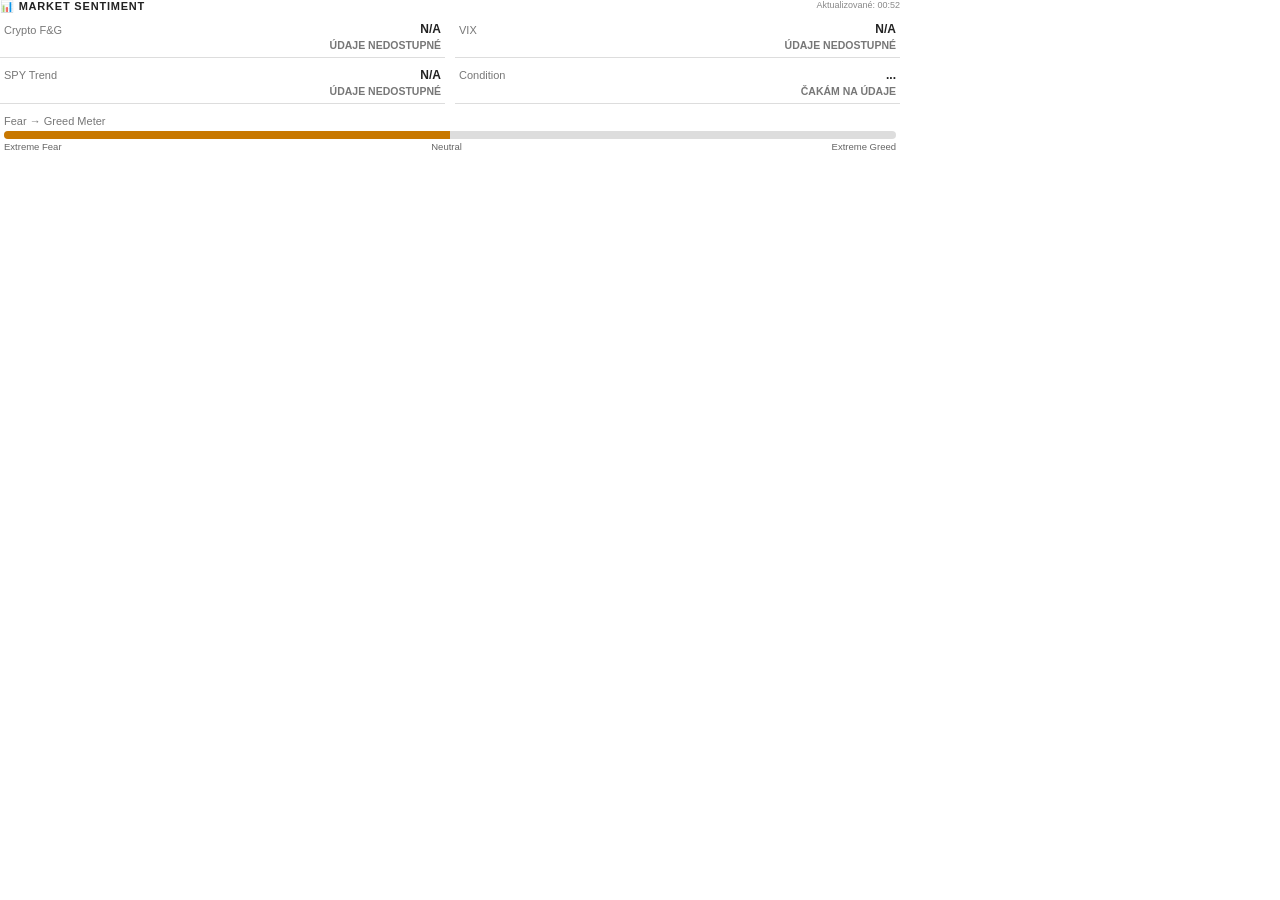
<file: sentiment.html>
<!DOCTYPE html>
<html lang="sk">
<head>
<meta charset="UTF-8">
<meta name="viewport" content="width=device-width, initial-scale=1.0">

<title>GAPE Market Sentiment</title>

<style>
html,
body {
    margin:0;
    padding:0;
    background:transparent;
    font-family:Arial, Helvetica, sans-serif;
    color:#222;
}

.container {
    width:100%;
    max-width:900px;
    box-sizing:border-box;
    padding:0;
}

.title-row {
    display:flex;
    justify-content:space-between;
    align-items:center;
    gap:10px;
    margin-bottom:6px;
}

.title {
    color:#222;
    font-size:11px;
    font-weight:bold;
    letter-spacing:.8px;
    line-height:1.1;
    white-space:nowrap;
}

.updated {
    color:#888;
    font-size:9px;
    line-height:1.1;
    text-align:right;
    white-space:nowrap;
}

.grid {
    display:grid;
    grid-template-columns:repeat(2,1fr);
    gap:6px 10px;
}

.card {
    padding:5px 4px;
    border-bottom:1px solid rgba(100,100,100,.22);
}

.row {
    display:flex;
    align-items:center;
    justify-content:space-between;
    gap:8px;
    line-height:1.15;
}

.label {
    color:#777;
    font-size:11px;
    white-space:nowrap;
}

.value {
    font-size:12px;
    font-weight:bold;
    white-space:nowrap;
}

.status {
    min-height:12px;
    margin-top:3px;
    font-size:10.5px;
    font-weight:bold;
    line-height:1.1;
    text-align:right;
}

.green {
    color:#008000;
}

.red {
    color:#c00000;
}

.orange {
    color:#c87800;
}

.neutral {
    color:#777;
}

.meter-card {
    margin-top:6px;
    padding:5px 4px 0;
}

.meter-header {
    display:flex;
    justify-content:space-between;
    align-items:center;
    gap:8px;
    margin-bottom:4px;
}

.meter {
    height:8px;
    overflow:hidden;
    background:#ddd;
    border-radius:10px;
}

.progress {
    width:50%;
    height:100%;
    background:#c87800;
    transition:
        width .4s ease,
        background .4s ease;
}

.scale {
    display:flex;
    justify-content:space-between;
    margin-top:3px;
    color:#666;
    font-size:9.5px;
    line-height:1.1;
}

@media(max-width:600px) {
    .label {
        font-size:10px;
    }

    .value {
        font-size:11px;
    }

    .status {
        font-size:9.5px;
    }

    .scale {
        font-size:9px;
    }

    .updated {
        font-size:8.5px;
    }
}
</style>
</head>

<body>

<div class="container">

    <div class="title-row">

        <div class="title">
            📊 MARKET SENTIMENT
        </div>

        <div id="updated" class="updated">
            Načítavam...
        </div>

    </div>

    <div class="grid">

        <div class="card">

            <div class="row">
                <div class="label">
                    Crypto F&amp;G
                </div>

                <div id="cryptoValue" class="value">
                    ...
                </div>
            </div>

            <div id="cryptoStatus" class="status neutral">
                Načítavam...
            </div>

        </div>

        <div class="card">

            <div class="row">
                <div class="label">
                    VIX
                </div>

                <div id="vixValue" class="value">
                    ...
                </div>
            </div>

            <div id="vixStatus" class="status neutral">
                Načítavam...
            </div>

        </div>

        <div class="card">

            <div class="row">
                <div class="label">
                    SPY Trend
                </div>

                <div id="spyValue" class="value">
                    ...
                </div>
            </div>

            <div id="spyStatus" class="status neutral">
                Načítavam...
            </div>

        </div>

        <div class="card">

            <div class="row">
                <div class="label">
                    Condition
                </div>

                <div id="conditionValue" class="value">
                    ...
                </div>
            </div>

            <div id="conditionStatus" class="status neutral">
                Načítavam...
            </div>

        </div>

    </div>

    <div class="meter-card">

        <div class="meter-header">
            <div class="label">
                Fear → Greed Meter
            </div>
        </div>

        <div class="meter">
            <div id="meter" class="progress"></div>
        </div>

        <div class="scale">
            <span>Extreme Fear</span>
            <span>Neutral</span>
            <span>Extreme Greed</span>
        </div>

    </div>

</div>

<script>
"use strict";

var latestCrypto = null;
var latestVix = null;
var latestSpyChange = null;

function byId(id) {
    return document.getElementById(id);
}

function setStatus(id, text, color) {
    var element = byId(id);

    element.textContent = text;
    element.className = "status " + color;
}

function fetchWithTimeout(url, timeout) {
    var controller =
        new AbortController();

    var timer =
        setTimeout(function() {
            controller.abort();
        }, timeout);

    return fetch(url, {
        cache:"no-store",
        signal:controller.signal
    }).finally(function() {
        clearTimeout(timer);
    });
}

/*
 * Skúsi priamu adresu a potom záložné proxy servery.
 */
async function fetchJsonWithFallback(targetUrl) {
    var urls = [
        targetUrl,

        "https://corsproxy.io/?url=" +
            encodeURIComponent(targetUrl),

        "https://api.allorigins.win/raw?url=" +
            encodeURIComponent(targetUrl),

        "https://r.jina.ai/http://" +
            targetUrl.replace(/^https?:\/\//, "")
    ];

    var errors = [];

    for(var i = 0; i < urls.length; i++) {
        try {
            var response =
                await fetchWithTimeout(
                    urls[i],
                    10000
                );

            if(!response.ok) {
                throw new Error(
                    "HTTP " + response.status
                );
            }

            var text =
                await response.text();

            /*
             * Jina pridáva pred JSON textový nadpis.
             */
            if(
                urls[i].indexOf(
                    "r.jina.ai"
                ) !== -1
            ) {
                var marker =
                    text.indexOf(
                        "Markdown Content:"
                    );

                if(marker !== -1) {
                    text = text
                        .substring(marker + 17)
                        .trim();
                }
            }

            var firstBrace =
                text.indexOf("{");

            if(firstBrace > 0) {
                text =
                    text.substring(firstBrace);
            }

            return JSON.parse(text);
        }
        catch(error) {
            errors.push(error.message);
        }
    }

    throw new Error(
        errors.join(" | ")
    );
}

async function loadCryptoFear() {
    try {
        var url =
            "https://api.alternative.me/fng/" +
            "?limit=1&_=" +
            Date.now();

        var data =
            await fetchJsonWithFallback(url);

        if(
            !data ||
            !data.data ||
            !data.data[0]
        ) {
            throw new Error(
                "Crypto API neposlalo údaje"
            );
        }

        var value =
            Number(data.data[0].value);

        if(!Number.isFinite(value)) {
            throw new Error(
                "Neplatná Crypto hodnota"
            );
        }

        latestCrypto = value;

        byId("cryptoValue").textContent =
            value;

        if(value < 25) {
            setStatus(
                "cryptoStatus",
                "EXTREME FEAR 🔴",
                "red"
            );
        }
        else if(value < 50) {
            setStatus(
                "cryptoStatus",
                "FEAR",
                "orange"
            );
        }
        else if(value < 75) {
            setStatus(
                "cryptoStatus",
                "GREED 🟢",
                "green"
            );
        }
        else {
            setStatus(
                "cryptoStatus",
                "EXTREME GREED 🔥",
                "red"
            );
        }
    }
    catch(error) {
        console.error(
            "Crypto chyba:",
            error
        );

        latestCrypto = null;

        byId("cryptoValue").textContent =
            "N/A";

        setStatus(
            "cryptoStatus",
            "ÚDAJE NEDOSTUPNÉ",
            "neutral"
        );
    }

    updateCondition();
}

async function fetchYahoo(symbol) {
    var url =
        "https://query1.finance.yahoo.com/v8/finance/chart/" +
        encodeURIComponent(symbol) +
        "?range=5d&interval=1d&_=" +
        Date.now();

    var data =
        await fetchJsonWithFallback(url);

    if(
        !data ||
        !data.chart ||
        !data.chart.result ||
        !data.chart.result[0]
    ) {
        throw new Error(
            "Yahoo neposlalo údaje pre " +
            symbol
        );
    }

    var result =
        data.chart.result[0];

    var quote =
        result.indicators &&
        result.indicators.quote &&
        result.indicators.quote[0];

    if(
        !quote ||
        !quote.close ||
        !quote.open
    ) {
        throw new Error(
            "Chýbajú ceny pre " +
            symbol
        );
    }

    for(
        var i = quote.close.length - 1;
        i >= 0;
        i--
    ) {
        var open =
            Number(quote.open[i]);

        var close =
            Number(quote.close[i]);

        if(
            Number.isFinite(open) &&
            Number.isFinite(close) &&
            open > 0
        ) {
            return {
                open:open,
                close:close
            };
        }
    }

    throw new Error(
        "Nenájdená platná cena pre " +
        symbol
    );
}

async function loadVix() {
    try {
        var vix =
            await fetchYahoo("^VIX");

        latestVix =
            vix.close;

        byId("vixValue").textContent =
            latestVix.toFixed(2);

        if(latestVix < 15) {
            setStatus(
                "vixStatus",
                "VERY LOW FEAR",
                "green"
            );
        }
        else if(latestVix < 20) {
            setStatus(
                "vixStatus",
                "LOW VOLATILITY",
                "green"
            );
        }
        else if(latestVix < 30) {
            setStatus(
                "vixStatus",
                "ELEVATED RISK",
                "orange"
            );
        }
        else {
            setStatus(
                "vixStatus",
                "HIGH FEAR 🔴",
                "red"
            );
        }
    }
    catch(error) {
        console.error(
            "VIX chyba:",
            error
        );

        latestVix = null;

        byId("vixValue").textContent =
            "N/A";

        setStatus(
            "vixStatus",
            "ÚDAJE NEDOSTUPNÉ",
            "neutral"
        );
    }

    updateCondition();
}

async function loadSpy() {
    try {
        var spy =
            await fetchYahoo("SPY");

        latestSpyChange =
            (
                (spy.close - spy.open) /
                spy.open
            ) * 100;

        var color = "orange";
        var status = "NEUTRAL";

        if(latestSpyChange > .30) {
            color = "green";
            status = "RISK ON 🟢";
        }
        else if(latestSpyChange < -.30) {
            color = "red";
            status = "RISK OFF 🔴";
        }

        byId("spyValue").textContent =
            (
                latestSpyChange >= 0
                    ? "▲ "
                    : "▼ "
            ) +
            Math.abs(
                latestSpyChange
            ).toFixed(2) +
            "%";

        byId("spyValue").className =
            "value " + color;

        setStatus(
            "spyStatus",
            status,
            color
        );
    }
    catch(error) {
        console.error(
            "SPY chyba:",
            error
        );

        latestSpyChange = null;

        byId("spyValue").textContent =
            "N/A";

        setStatus(
            "spyStatus",
            "ÚDAJE NEDOSTUPNÉ",
            "neutral"
        );
    }

    updateCondition();
}

function updateCondition() {
    if(
        latestCrypto === null &&
        latestVix === null &&
        latestSpyChange === null
    ) {
        byId("conditionValue").textContent =
            "...";

        setStatus(
            "conditionStatus",
            "ČAKÁM NA ÚDAJE",
            "neutral"
        );

        return;
    }

    var score = 50;

    if(latestCrypto !== null) {
        score +=
            (latestCrypto - 50) *
            .45;
    }

    if(latestVix !== null) {
        if(latestVix < 15) {
            score += 15;
        }
        else if(latestVix < 20) {
            score += 8;
        }
        else if(latestVix < 30) {
            score -= 10;
        }
        else {
            score -= 25;
        }
    }

    if(latestSpyChange !== null) {
        if(latestSpyChange > .30) {
            score += 10;
        }
        else if(latestSpyChange < -.30) {
            score -= 10;
        }
    }

    score = Math.max(
        0,
        Math.min(
            100,
            Math.round(score)
        )
    );

    var condition;
    var status;
    var color;

    if(score < 25) {
        condition = "Fear";
        status = "Risk Off 🔴";
        color = "red";
    }
    else if(score < 45) {
        condition = "Caution";
        status = "Defensive";
        color = "orange";
    }
    else if(score < 60) {
        condition = "Neutral";
        status = "Balanced";
        color = "orange";
    }
    else if(score < 80) {
        condition = "Greed";
        status = "Risk On 🟢";
        color = "green";
    }
    else {
        condition = "Extreme Greed";
        status = "Watch Levels";
        color = "red";
    }

    byId("conditionValue").textContent =
        condition;

    setStatus(
        "conditionStatus",
        status,
        color
    );

    var meter =
        byId("meter");

    meter.style.width =
        score + "%";

    if(score < 45) {
        meter.style.background =
            "#c00000";
    }
    else if(score < 60) {
        meter.style.background =
            "#c87800";
    }
    else if(score < 80) {
        meter.style.background =
            "#4caf50";
    }
    else {
        meter.style.background =
            "#c87800";
    }
}

async function loadAll() {
    byId("updated").textContent =
        "Aktualizujem...";

    await Promise.allSettled([
        loadCryptoFear(),
        loadVix(),
        loadSpy()
    ]);

    updateCondition();

    byId("updated").textContent =
        "Aktualizované: " +
        new Date().toLocaleTimeString(
            "sk-SK",
            {
                hour:"2-digit",
                minute:"2-digit"
            }
        );
}

loadAll();

/*
 * Automatická aktualizácia každých 5 minút.
 */
setInterval(
    loadAll,
    5 * 60 * 1000
);
</script>

</body>
</html>
</file>
